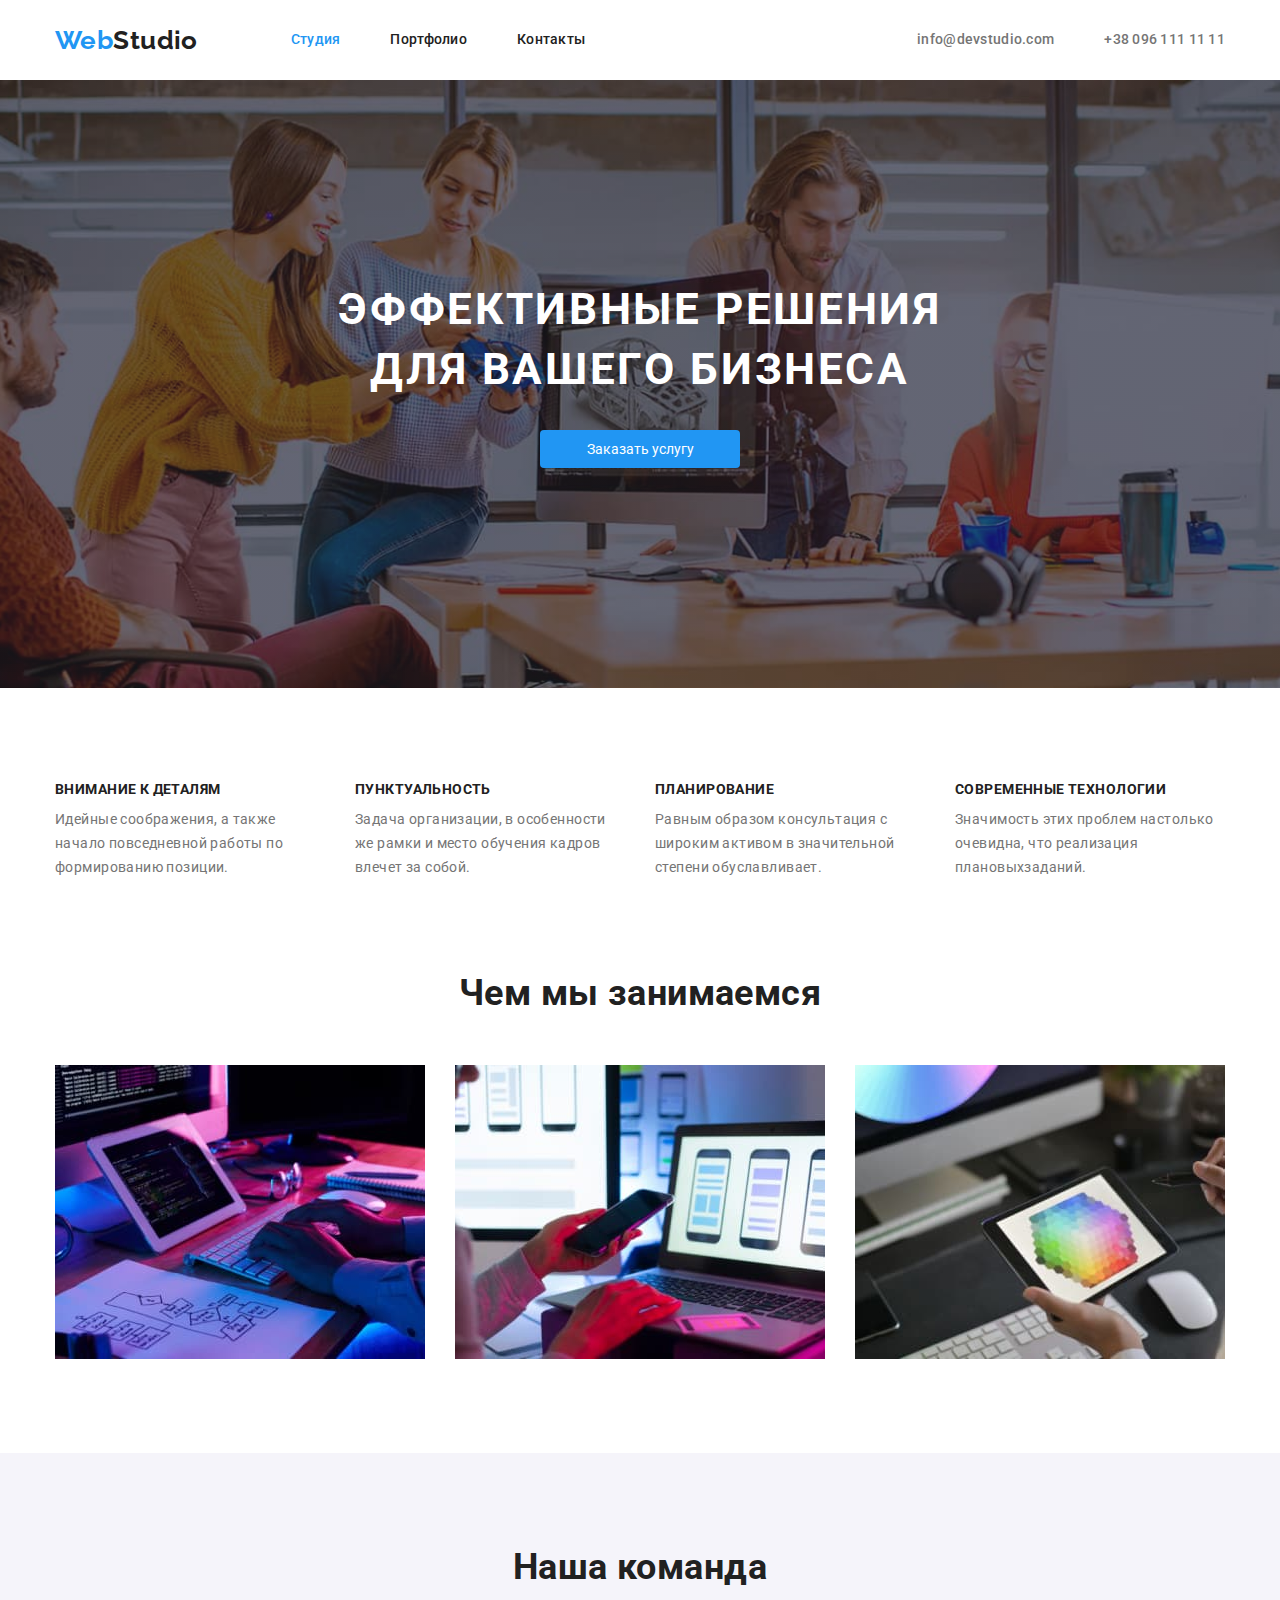
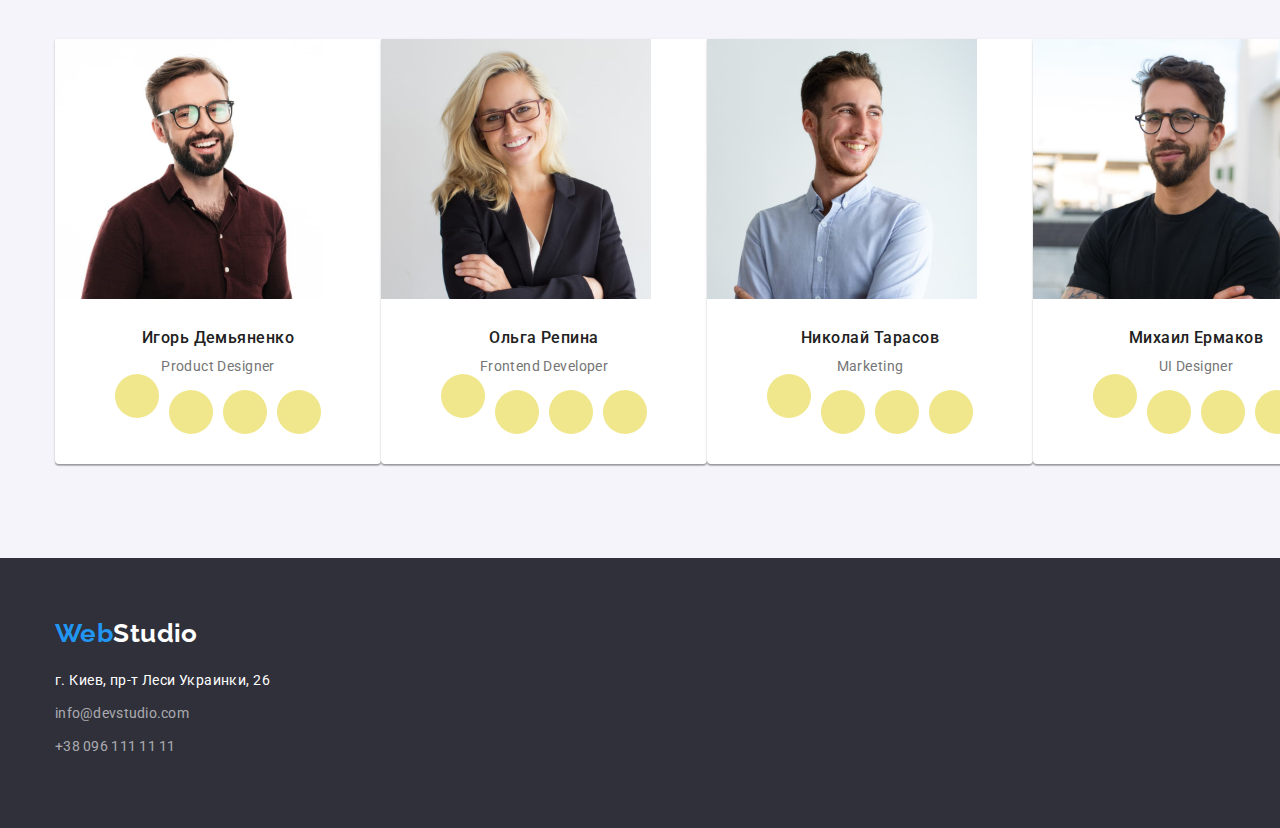
<file: index.html>
<!DOCTYPE html>
<html lang="ru">
<head>
    <meta charset="UTF-8">
    <meta http-equiv="X-UA-Compatible" content="IE=edge">
    <meta name="viewport" content="width=device-width, initial-scale=1.0">
    <title>WebStudio</title>
    <link href="https://fonts.googleapis.com/css2?family=Raleway:wght@700&family=Roboto:wght@400;500;700;900&display=swap" rel="stylesheet">
    <link rel="stylesheet" href="https://cdnjs.cloudflare.com/ajax/libs/modern-normalize/1.1.0/modern-normalize.min.css">
    <link rel="stylesheet" href="css/style.css">
</head>
<body>
    <header class="header">
        <div class="container">
        <nav class="header-nav main">
            <a class="logo link" href="./index.html">
                <span class="accent">Web</span>Studio</a>
    
            <ul class="nav-list list">
                <li class="header-item"><a class="nav-link link current" href="./index.html">Студия</a></li>
                <li class="header-item"><a class="nav-link link" href="./portfolio.html">Портфолио</a></li>
                <li class="header-item"><a class="nav-link link" href="">Контакты</a></li>
            </ul>
        </nav>
        
        <ul class="contacts-list list">
            <li class="header-item"><a class="contact-link link" href="mailto:info@devstudio.com">info@devstudio.com</a></li>
            <li class="header-item"><a class="contact-link link" href="tel:+380961111111">+38 096 111 11 11</a></li>
        </ul>
        </div>

    
    </header>
    <main>

        <section class="section hero">
            <div class="container">
            <h1 class="hero-title">Эффективные решения для вашего бизнеса
            </h1>
            <button class="button" type="button">Заказать услугу</button>
        </div>
        </section>

    <section class="section about">
        <div class="container">
        <h2 class="section-title visually-hidden">наши приоритеты</h2>

        <ul class="about-list list">
            <li class="about-item" >
                <h3 class="about-subtitle">Внимание к деталям</h3>
                <p class="about-description">Идейные соображения, а также начало повседневной работы по формированию позиции.</p>
            </li>
            <li class="about-item">
                <h3 class="about-subtitle">Пунктуальность</h3>
                <p class="about-description">Задача организации, в особенности же рамки и место обучения кадров влечет за собой.</p>
            </li>
            <li class="about-item">
                <h3 class="about-subtitle">Планирование</h3>
                <p class="about-description">Равным образом консультация с широким активом в значительной степени обуславливает.</p>
            </li>
            <li class="about-item">
                <h3 class="about-subtitle">Современные технологии</h3>
                <p class="about-description">Значимость этих проблем настолько очевидна, что реализация плановыхзаданий.</p>
            </li>
        </ul>
    </div>
    </section>
    <section class="section work">
        <div class="container">
        <h2 class="section-title">Чем мы занимаемся</h2>
        <ul class="work-list list">
            <li class="work-item">
                <img src="./images/box1computer.jpg" alt="компьютер" width="370" />
            </li>
            <li class="work-item">
                <img src="./images/box2phone.jpg" alt="телефон" width="370" />
            </li>
            <li class="work-item">
                <img src="./images/box3planchet.jpg" alt="планшет" width="370" />
            </li>
        </ul>
    </div>
    </section>
    <section class="section team">
        <div class="container">
        <h2 class="section-title">Наша команда</h2>
        <ul class="team-list list">
            <li class="team-item">
                <img src="./images/man1.jpg" alt="мужчина1" width="270" />
                <div class="thumb">
                <h3 class="team-subtitle">Игорь Демьяненко</h3>
                <p class="team- description">Product Designer</p>
                <ul class="team-soc-list list">
                    <li class="team-soc-item">
                        <a href="" class="team-soc-link"></a>
                    </li>
                    <li class="team-soc-item">
                        <a href="" class="team-soc-link"></a>
                    </li>
                    <li class="team-soc-item">
                        <a href="" class="team-soc-link"></a>
                    </li>
                    <li class="team-soc-item">
                        <a href="" class="team-soc-link"></a>
                    </li>
                </ul>
                </div>
            </li>
            <li class="team-item">
                <img src="./images/woman2.jpg" alt="женщина2" width="270" />
                <div class="thumb">
                <h3 class="team-subtitle">Ольга Репина</h3>
                <p class="team- description">Frontend Developer</p>
                <ul class="team-soc-list list">
                    <li class="team-soc-item">
                        <a href="" class="team-soc-link"></a>
                    </li>
                    <li class="team-soc-item">
                        <a href="" class="team-soc-link"></a>
                    </li>
                    <li class="team-soc-item">
                        <a href="" class="team-soc-link"></a>
                    </li>
                    <li class="team-soc-item">
                        <a href="" class="team-soc-link"></a>
                    </li>
                
                </ul>
            </div>
            </li>
            <li class="team-item">
                <img src="./images/man3.jpg" alt="мужчина3" width="270" />
                <div class="thumb">
                <h3 class="team-subtitle">Николай Тарасов</h3>
                <p class="team- description">Marketing</p>
                <ul class="team-soc-list list">
                    <li class="team-soc-item">
                        <a href="" class="team-soc-link"></a>
                    </li>
                    <li class="team-soc-item">
                        <a href="" class="team-soc-link"></a>
                    </li>
                    <li class="team-soc-item">
                        <a href="" class="team-soc-link"></a>
                    </li>
                    <li class="team-soc-item">
                        <a href="" class="team-soc-link"></a>
                    </li>

                </ul>
            </div>
            </li>
            <li class="team-item">
                <img src="./images/man4.jpg" alt="мужчина4" width="270" />
                <div class="thumb">
                <h3 class="team-subtitle">Михаил Ермаков</h3>
                <p class="team- description">UI Designer</p>
                <ul class="team-soc-list list">
                    <li class="team-soc-item">
                        <a href="" class="team-soc-link"></a>
                    </li>
                    <li class="team-soc-item">
                        <a href="" class="team-soc-link"></a>
                    </li>
                    <li class="team-soc-item">
                        <a href="" class="team-soc-link"></a>
                    </li>
                    <li class="team-soc-item">
                        <a href="" class="team-soc-link"></a>
                    </li>

                </ul>
            </div>
            </li>
        </ul>
    </div>
    </section>
</main>
    <footer class="footer">
        <div class="footer-container">
        <a class="logo link" href="/">
            <span class="accent">Web</span>Studio</a>
        <ul class="footer-list list">
            <li class="adress-item">
                <a class="adress-link link" href="https://goo.gl/maps/D3uRbkzvZpGUqhTm6" target="_blank" rel="noopener noreferrer">г. Киев, пр-т Леси Украинки, 26</a>
            </li>
            <li class="adress-item">
                <a class="contact-link link list" href="mailto:info@devstudio.com">info@devstudio.com</a>
            </li>
            <li class="adress-item">
                <a class="contact-link link list" href="tel:+380961111111">+38 096 111 11 11</a>
            </li>
        </ul>
    </div>
    </footer>
</body>
</html>
</file>
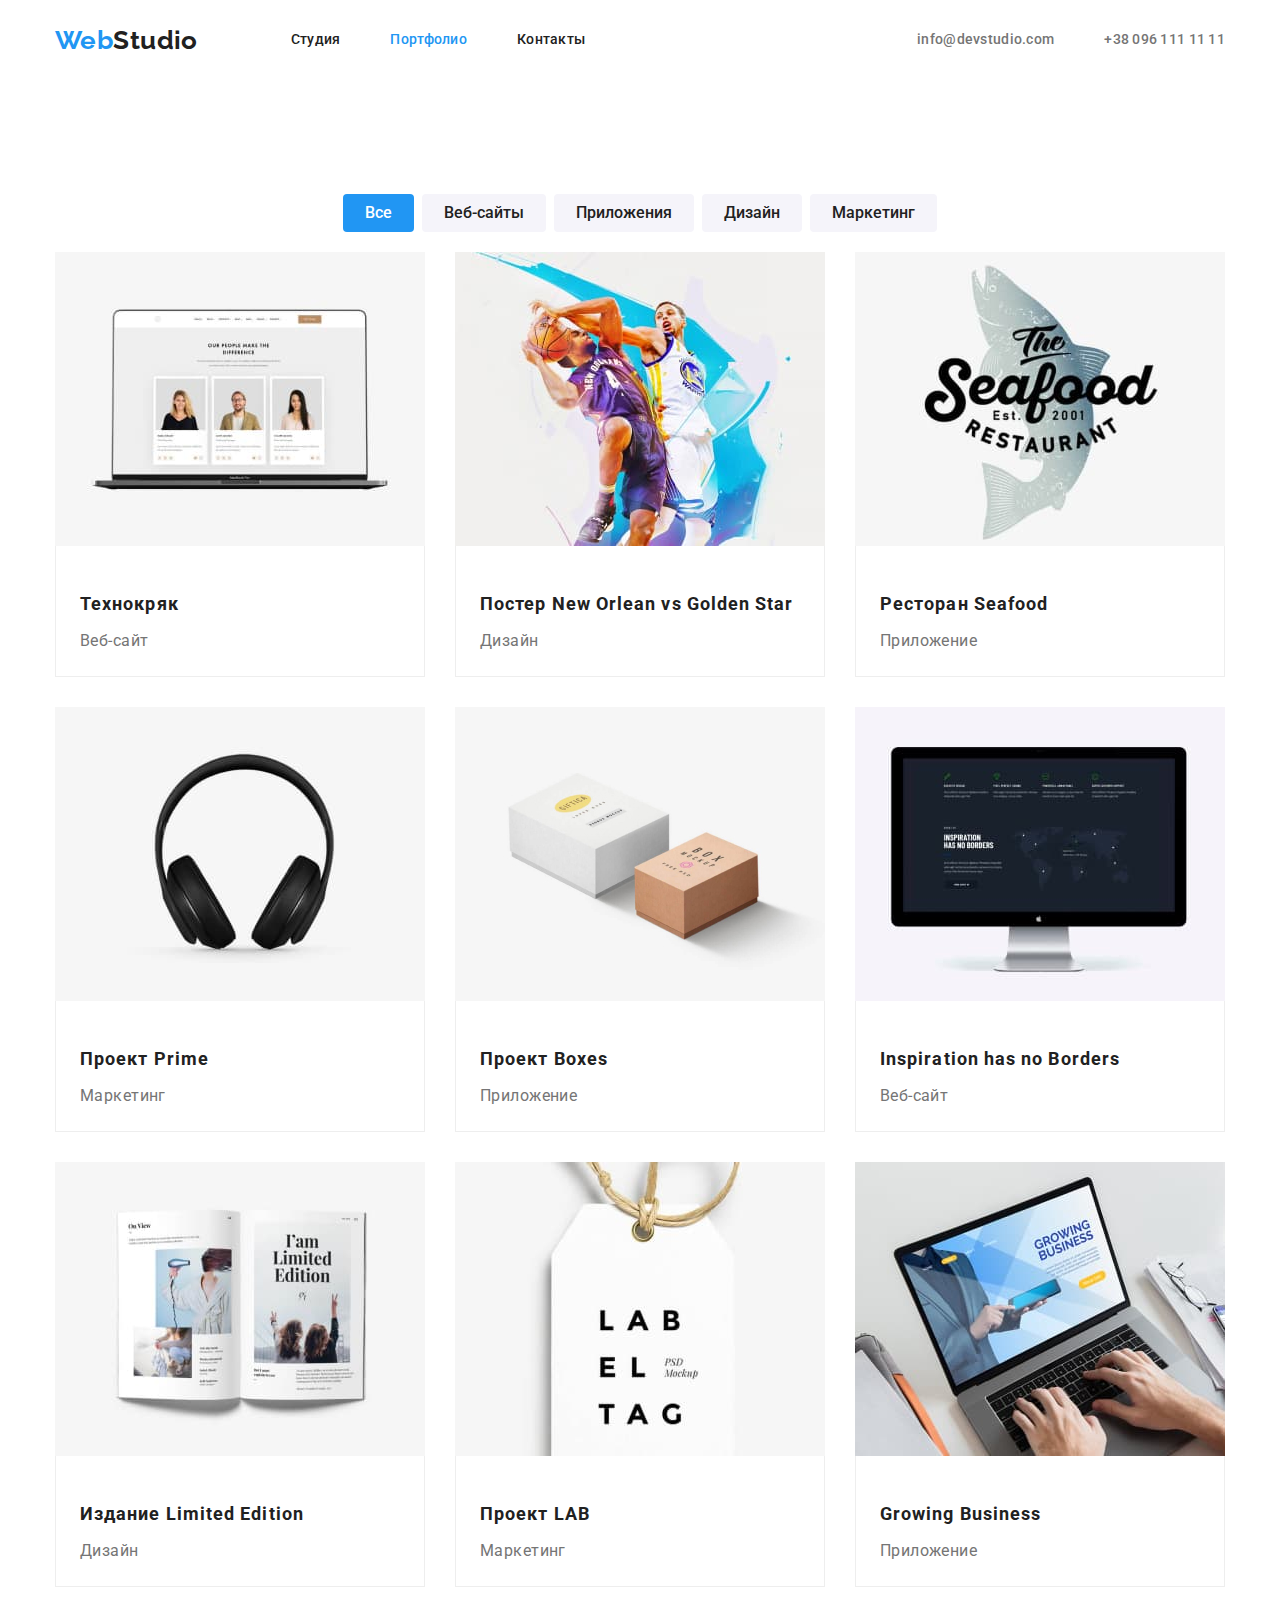
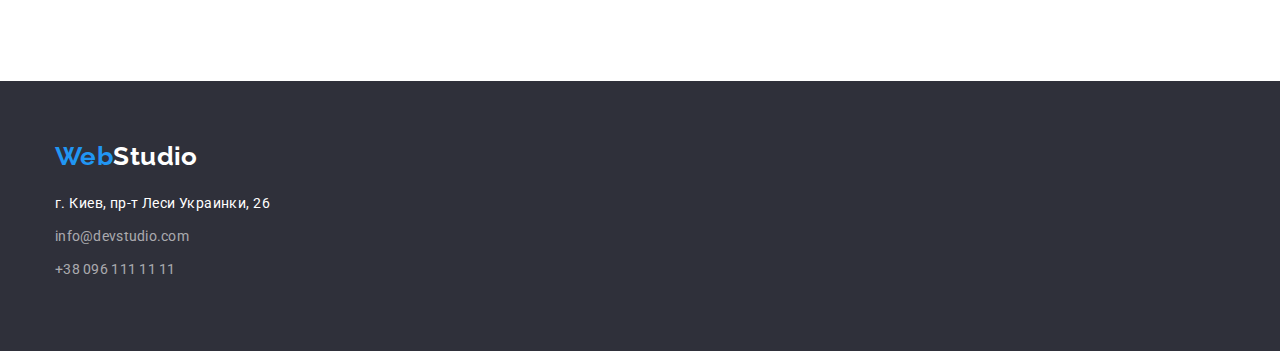
<file: portfolio.html>
<!DOCTYPE html>
<html lang="en">
<head>
    <meta charset="UTF-8">
    <meta http-equiv="X-UA-Compatible" content="IE=edge">
    <meta name="viewport" content="width=device-width, initial-scale=1.0">
    <title>portfolio</title>
    <link href="https://fonts.googleapis.com/css2?family=Raleway:wght@700&family=Roboto:wght@400;500;700;900&display=swap" rel="stylesheet">
    <link rel="stylesheet" href="https://cdnjs.cloudflare.com/ajax/libs/modern-normalize/1.1.0/modern-normalize.min.css">
    <link rel="stylesheet" href="css/style.css">
</head>
<body>
    <header class="header">
        <div class="container">
        <nav class="header-nav main">
            <a class="logo link" href="./index.html">
                <span class="accent">Web</span>Studio</a>
    
            <ul class="nav-list list">
                <li class="header-item"><a class="nav-link link" href="./index.html">Студия</a></li>
                <li class="header-item"><a class="nav-link link current" href="./portfolio.html">Портфолио</a></li>
                <li class="header-item"><a class="nav-link link" href="">Контакты</a></li>
            </ul>
        </nav>

        <ul class="contacts-list list">
            <li class="header-item list"><a class="contact-link link" href="mailto:info@devstudio.com">info@devstudio.com</a></li>
            <li class="header-item list"><a class="contact-link link" href="tel:+380961111111">+38 096 111 11 11</a></li>
        
        </ul>
        </div> 
        
        </header>
        <main>
            <section class="section portfolio">
                <div class="container"> 
                <h1 class="visually-hidden">Портфолио</h1>
                <ul class="btn-list list">
                    <li class="portfolio-item"><button class="portfolio-btn current" type="button">Все</button></li>
                    <li class="portfolio-item"><button class="portfolio-btn" type="button">Веб-сайты</button></li>
                    <li class="portfolio-item"><button class="portfolio-btn" type="button">Приложения</button></li>
                    <li class="portfolio-item"><button class="portfolio-btn" type="button">Дизайн</button></li>
                    <li class="portfolio-item"><button class="portfolio-btn" type="button">Маркетинг</button></li>
                </ul>
                <ul class="card-list list">
                    <li class="card-item">
                        <a class="link" href="">
                        <img src="./images/portfolio/portfolio-1.jpg" alt="Веб-сайт" width="370" /></a> 
                        <div class="thumbs">
                        <h2 class="card-title">Технокряк</h2>
                        <p class="card-desc">Веб-сайт</p>  
                    </div>    
                                    
                    </li>
                    <li class="card-item">
                        <a class="link" href="">
                        <img src="./images/portfolio/portfolio-2.jpg" alt="Дизайн" width="370" />
                        <div class="thumbs">
                        <h2 class="card-title">Постер New Orlean vs Golden Star</h2>
                        <p class="card-desc">Дизайн</p>  
                    </div>
                    </a>
                    </li>
                    <li class="card-item">
                        <a class="link" href="">
                        <img src="./images/portfolio/portfolio-3.jpg" alt="Приложение" width="370" /></a>
                        <div class="thumbs">
                        <h2 class="card-title">Ресторан Seafood</h2>
                        <p class="card-desc">Приложение</p>  
                    </div>
                    </li>
                    <li class="card-item">
                        <a class="link" href="">
                        <img src="./images/portfolio/portfolio-4.jpg" alt="Маркетинг" width="370" /></a>
                        <div class="thumbs">
                        <h2 class="card-title">Проект Prime</h2>
                        <p class="card-desc">Маркетинг</p>  
                    </div>
                    </li>
                    <li class="card-item">
                        <a class="link" href="">
                        <img src="./images/portfolio/portfolio-5.jpg" alt="Приложение" width="370" /></a>
                        <div class="thumbs">
                        <h2 class="card-title">Проект Boxes</h2>
                        <p class="card-desc">Приложение</p>  
                    </div>
                    </li>
                    <li class="card-item">
                        <a class="link" href="">
                        <img src="./images/portfolio/portfolio-6.jpg" alt="Веб-сайт" width="370" /></a>
                        <div class="thumbs">
                        <h2 class="card-title">Inspiration has no Borders</h2>
                        <p class="card-desc">Веб-сайт</p>  
                    </div>
                    </li>
                    <li class="card-item">
                        <a class="link" href="">
                        <img src="./images/portfolio/portfolio-7.jpg" alt="Дизайн" width="370" /></a>
                        <div class="thumbs">
                        <h2 class="card-title">Издание Limited Edition</h2>
                        <p class="card-desc">Дизайн</p>  
                    </div>
                    </li>
                    <li class="card-item">
                        <a class="link" href="">
                        <img src="./images/portfolio/portfolio-8.jpg" alt="Маркетинг" width="370" /></a>
                        <div class="thumbs">
                        <h2 class="card-title">Проект LAB</h2>
                        <p class="card-desc">Маркетинг</p>  
                    </div>    
                    </li>
                    <li class="card-item">
                        <a class="link" href="">
                        <img src="./images/portfolio/portfolio-9.jpg" alt="Приложение" width="370" /></a>
                        <div class="thumbs">
                        <h2 class="card-title">Growing Business</h2>
                        <p class="card-desc">Приложение</p>  
                    </div>
                    </li>
                </ul>
                </div>
            </section>
        </main>
        <footer class="footer">
            <div class="footer-container">
            <a class="logo link" href="/">
               <span class="accent">Web</span>Studio</a>
            <ul class="footer-list list">
                <li class="adress-item">
                    <a class="adress-link link" href="https://goo.gl/maps/D3uRbkzvZpGUqhTm6" target="_blank" rel="noopener noreferrer">г. Киев, пр-т Леси Украинки, 26</a>
                </li>
                <li class="adress-item">
                    <a class="contact-link link list " href="mailto:info@devstudio.com">info@devstudio.com</a>
                </li>
                <li class="adress-item">
                    <a class="contact-link link list" href="tel:+380961111111">+38 096 111 11 11</a>
                </li>
            </ul>
        </div>
        </footer>
</body>

</html>
</file>
<file: css/style.css>
:root {
    --primary-text-color: #757575;
    --secondary-text-color: #212121;
    --primary-white-color: #ffffff;
    --accent-color: #2196F3;
    --secondary-font-family: "Raleway", sans-serif;
    --primary-font-family: "Roboto", sans-serif;

}

html {
    box-sizing: border-box;
}

*,
*::before,
*::after {
    box-sizing: inherit;
}

body {
 font-family: var(--primary-font-family);
 color: var(--primary-text-color);
 background-color: var(--primay-white-color);
 font-size: 14px;
 letter-spacing: 0.03em;
}

.link  { 
    list-style: none;
    padding-left: 0;
    margin: 0;
    text-decoration: none;
}

.list { 
    list-style: none;
    padding-left: 0;
    margin: 0;
    padding: 0px;
}

.section {
    padding: 94px 0;
}

.container {
    margin-left: auto;
    margin-right: auto;
    padding-left: 15px;
    padding-right: 15px;
    width: 1200px;
    
}

h1, h2, h3, h4, h5, h6, p { 
    margin-top: 0;
    margin-bottom: 0px;
}

.img { 
    display: block;
    max-width: 100%;
    height: auto;
}

.adress { 
    font-style: normal;
}

.visually-hidden {
    position: absolute;
    width: 1px;
    height: 1px;
    margin: -1px;
    border: 0;
    padding: 0;
    
    white-space: nowrap;
    clip-path: inset(100%);
    clip: rect(0 0 0 0);
    overflow: hidden;
  }

.hero-title {
font-size: 36px;
line-height: 1.16;
text-align: center;
color: var(--secondary-text-color);

}

.section-title {
font-size: 36px;
line-height: 1.16;
text-align: center;
color: var(--secondary-text-color);

}

/* logo webstudio */
.logo {
font-family: var(--secondary-font-family);    
font-size: 26px;
line-height: 1.19;
color: var(--secondary-text-color);
font-weight: 700;
}

.logo.link {
    margin-right: 93px;
    
}

.accent { 
    color: var(--accent-color);
}

/* ссылки студия,портфолио,контакты,*/

.nav-link,
.contact-link {
    padding-top: 32px;
    padding-bottom: 32px;
    display: block;

font-weight: 500;
line-height: 1.14;
letter-spacing: 0.02em;
color: var(--secondary-text-color);
}

.nav-link:hover,
.nav-link:focus,
.contact-link:hover,
.contact-link:focus,
.current {
    color: var(--accent-color);
}



.header-item:not(:last-child) {
    margin-right: 50px;
}

.header-nav.main {
    display: flex;
    align-items: center;
}

.nav-list,
.contacts-list {
    display: flex;
align-items: center;
}

.contacts-list {
    margin-left: auto;
}

.header .container {
display: flex;
align-items: center;
}

/* емейл,телефон */

.contact-link {
color: var(--primary-text-color);
}



.header-item .list {
    padding: 0px;
    margin-left: 0px;
}

/* button hero*/

.button {
    display: inline-block;
    border-radius: 4px;
    padding: 10px 32px;
    min-width: 200px;
    border: 1px solid transparent;
    align-items: center;
    margin-bottom: 20px;
    background: var(--accent-color);
    color: var(--primary-white-color);
    cursor: pointer;
}

/* HERO */

.hero {
    background: #2F303A;
    text-align: center;
    padding: 200px 0px;
    background-image: linear-gradient(rgba(47, 48, 58, 0.4),rgba(47, 48, 58, 0.4)), url(../images/people1.jpg);
    background-repeat: no-repeat;
    background-position: center;
    background-size: cover;
    max-width: 1600px;
    margin: 0 auto;
}



.hero-title {
margin-top: 0px;
margin-bottom: 30px;
text-transform: uppercase;

max-width: 650px;
margin-left: auto;
margin-right: auto;
font-size: 44px;
line-height: 1.36;
letter-spacing: 0.06em;
color: #ffffff;
}

/* секция  about */


.about-subtitle {
    margin-bottom: 10px;
margin-top: 0px;

font-size: 14px;
line-height: 1.14;
color: var(--secondary-text-color);
font-weight: 700;
text-transform: uppercase;
}

.about-list {
    
    margin-top: 0px;
    margin-bottom: 0px;
    display: flex;
    align-items: center;
    justify-content: space-between;
}

.about-description {
   line-height: 1.71;
}

.about-item {
   width: 270px;
 
}
 
/* .about-item:not(:last-child){
    margin-right: 30px;
 }  */

/* work */

.work {
  padding-top: 0px;
  }

.section-title {

    margin-bottom: 50px;
    
}

.work-list {
    display: flex;
    align-items: center;
    justify-content: space-between;


}


/* секция наша команда */

.team {
    margin-top: 0px;
    margin-bottom: 0px;

    background: #F5F4FA;
}

.team-section {
    margin-top: 0px;
    margin-bottom: 50px;
}

.team-subtitle {
font-size: 16px;
line-height: 1.18;
letter-spacing: 0.03em;
font-weight: 500;
margin-bottom: 10px;


color: var(--secondary-text-color)
}


.team-list {
    display: flex;
    align-items: center;
    justify-content: space-between;
    
}

.team-item {
    background-color: var(--primary-white-color);
    box-shadow: 0px 1px 3px rgba(0, 0, 0, 0.12), 0px 1px 1px rgba(0, 0, 0, 0.14), 0px 2px 1px rgba(0, 0, 0, 0.2);
    border-radius: 0px 0px 4px 4px;
}

.thumb{
    padding: 30px 60px;
    text-align: center;
}

.team-soc-list {
    display: flex;
    justify-content: center;

}

.team-soc-item {
    width: 44px;
    height: 44px;
}

.team-soc-item + .team-soc-item {
    margin-left: 10px;
    margin-top: 16px;
}

.team-soc-link {
    width: 100%;
    height: 100%;
    background-color:khaki;
    display: block;
    border-radius: 50%;
    
}

/* footer */

.footer {
background: #2F303A;


}

.footer-container {
    margin: auto;
    width: 1200px;
    padding: 60px 15px;
}

.adress-item {
    margin-bottom: 9px;
}

.footer .logo {
color: var(--primary-white-color);
margin-right: 0px;
margin-bottom: 20px;
display: block;

}

.adress-link {
font-size: 14px;
line-height: 1.71;
color: var(--primary-white-color);
}



.footer-item:not(:last-child){
    margin-bottom: 10px;
}



.footer .contact-link {
color:rgba(255, 255, 255, 0.6);
font-weight: 400;
line-height: 1.71;
padding: 0px;
}


.nav-link:hover,
.nav-link:focus,
.contact-link:hover,
.contact-link:focus,
.current {
    color: var(--accent-color);
}

/* ПОРТФОЛИО */

.portfolio-btn {

font-family: 'Roboto';
font-weight: 500;
font-size: 16px;
line-height: 1.62;


background-color: #F5F4FA;
border-radius: 4px;

color: var(--secondary-text-color);
cursor: pointer;
border: none;
padding: 6px 22px;
}

.portfolio-btn:hover,
.portfolio-btn:focus {
    background-color: var(--accent-color);
    color: var(--primary-white-color);
}

.portfolio-btn.current {
    background-color: var(--accent-color);
    color: var(--primary-white-color);
}

.portfolio-item:not(:last-child){
    margin-right: 8px;
}



.btn-list {
    display: flex;
    justify-content: center;
    padding: 20px;
    
}

img{
    display: block;
    
}

.card-list {
    display: flex;
    flex-wrap: wrap;
    margin-right: -30px;
    margin-bottom: -30px;
    }

.card-item {
    margin-right: 30px;
    margin-bottom: 30px;
    width: 370px;
    width: calc((100% - 90px) / 3);

    background-color: #ffffff;
    
    }

    .thumbs {
    padding: 20px 24px;
    text-align: left;
    width: 370px;
    border-left:  1px solid #EEEEEE;
    border-right: 1px solid #EEEEEE; 
    border-bottom:  1px solid #EEEEEE;
    }

.card-title {
    margin-top: 20px;
    margin-bottom: 0px;
    padding: 0px;
    

    font-size: 18px;
    line-height: 2;
    letter-spacing: 0.06em;
    color: var(--secondary-text-color);
}

.card-desc {
    margin-top: 4px;
    margin-bottom: 0px;
    padding: 0px;

    font-size: 16px;
    line-height: 1.88;
    color: var(--primary-text-color);
}
</file>
